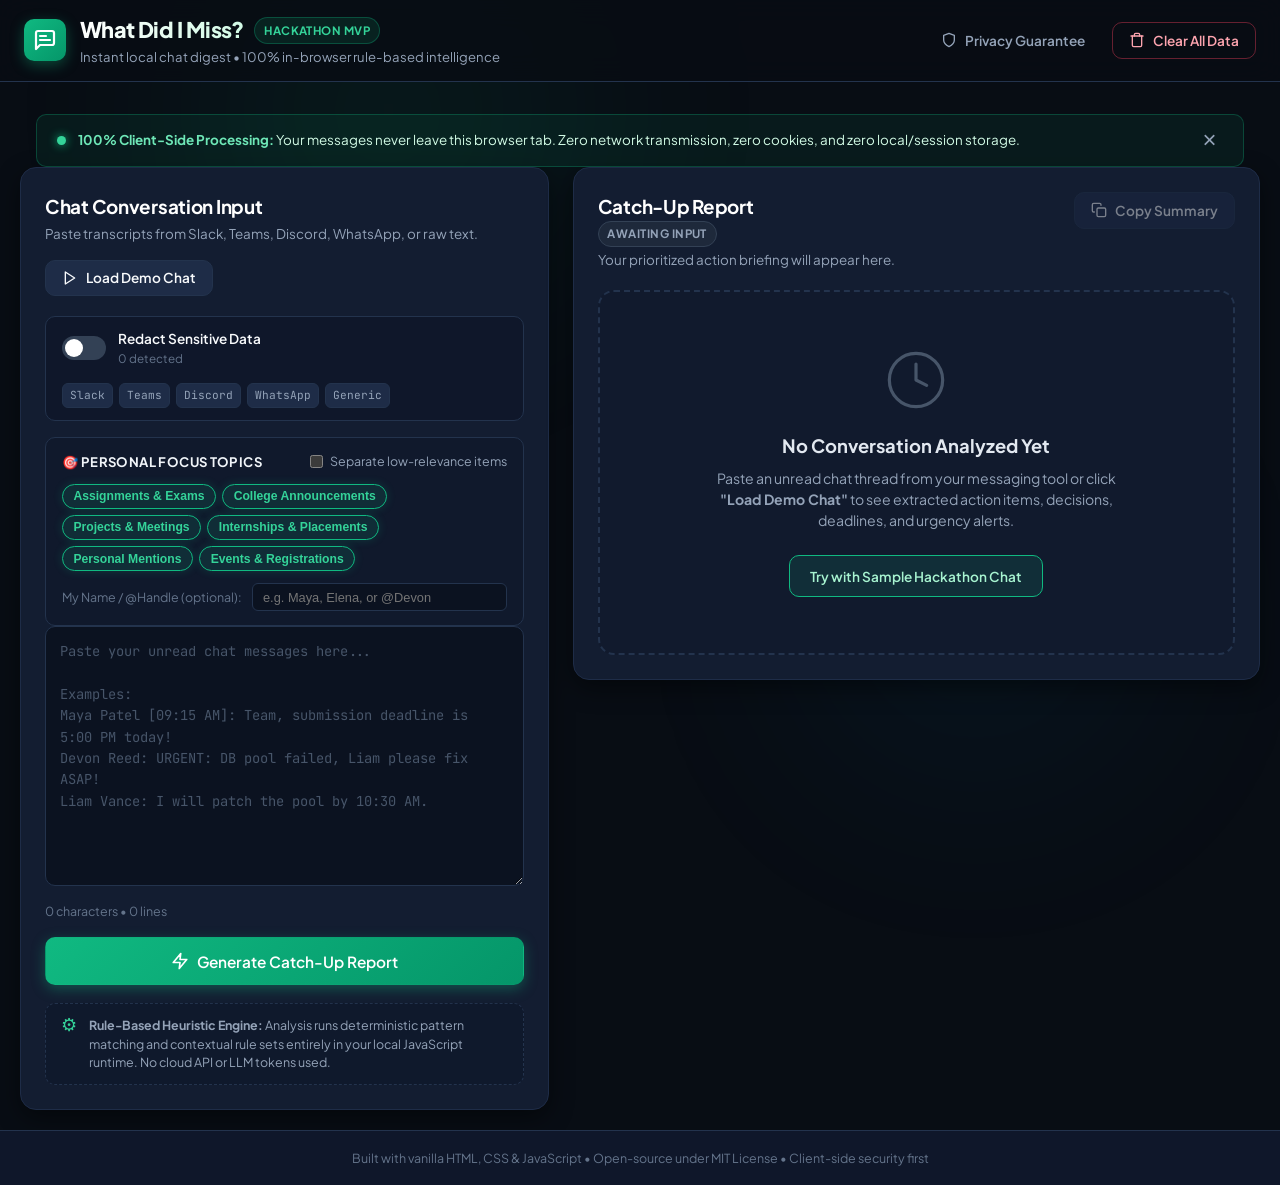
<file: index.html>
<!DOCTYPE html>
<html lang="en">
<head>
  <meta charset="UTF-8">
  <meta name="viewport" content="width=device-width, initial-scale=1.0">
  <title>What Did I Miss? — Local & Private Chat Catch-Up Briefing</title>
  <meta name="description" content="A private, 100% in-browser rule-based chat catch-up analyzer. Extracts decisions, tasks, deadlines, and urgent alerts without external APIs or data storage.">
  <link rel="stylesheet" href="styles.css">
  <link rel="preconnect" href="https://fonts.googleapis.com">
  <link rel="preconnect" href="https://fonts.gstatic.com" crossorigin>
  <link href="https://fonts.googleapis.com/css2?family=Plus+Jakarta+Sans:wght@400;500;600;700;800&family=JetBrains+Mono:wght@400;500;600&display=swap" rel="stylesheet">
</head>
<body>
  <!-- Background Glow Accents -->
  <div class="bg-glow bg-glow-1" aria-hidden="true"></div>
  <div class="bg-glow bg-glow-2" aria-hidden="true"></div>

  <!-- Header -->
  <header class="app-header">
    <div class="header-container">
      <div class="brand">
        <div class="brand-icon" aria-hidden="true">
          <svg width="24" height="24" viewBox="0 0 24 24" fill="none" stroke="currentColor" stroke-width="2.2" stroke-linecap="round" stroke-linejoin="round">
            <path d="M21 15a2 2 0 0 1-2 2H7l-4 4V5a2 2 0 0 1 2-2h14a2 2 0 0 1 2 2z"></path>
            <path d="M13 8H7"></path>
            <path d="M17 12H7"></path>
          </svg>
        </div>
        <div>
          <div class="brand-title-wrap">
            <h1 class="brand-title">What Did I Miss?</h1>
            <span class="badge badge-emerald">Hackathon MVP</span>
          </div>
          <p class="brand-subtitle">Instant local chat digest &bull; 100% in-browser rule-based intelligence</p>
        </div>
      </div>

      <div class="header-actions">
        <button id="privacyInfoBtn" class="btn btn-subtle" title="Learn how your data remains private">
          <svg width="16" height="16" viewBox="0 0 24 24" fill="none" stroke="currentColor" stroke-width="2" stroke-linecap="round" stroke-linejoin="round" aria-hidden="true">
            <path d="M12 22s8-4 8-10V5l-8-3-8 3v7c0 6 8 10 8 10z"></path>
          </svg>
          <span>Privacy Guarantee</span>
        </button>
        <button id="clearAllBtn" class="btn btn-outline-danger" title="Clear all input, output and in-memory data">
          <svg width="16" height="16" viewBox="0 0 24 24" fill="none" stroke="currentColor" stroke-width="2" stroke-linecap="round" stroke-linejoin="round" aria-hidden="true">
            <path d="M3 6h18"></path>
            <path d="M19 6v14a2 2 0 0 1-2 2H7a2 2 0 0 1-2-2V6m3 0V4a2 2 0 0 1 2-2h4a2 2 0 0 1 2 2v2"></path>
          </svg>
          <span>Clear All Data</span>
        </button>
      </div>
    </div>
  </header>

  <!-- Main Container -->
  <main class="main-layout">
    <!-- Privacy Notification Pill Bar -->
    <aside class="privacy-strip" role="region" aria-label="Privacy status notice">
      <div class="privacy-strip-content">
        <span class="privacy-indicator" aria-hidden="true"></span>
        <p class="privacy-strip-text">
          <strong>100% Client-Side Processing:</strong> Your messages never leave this browser tab. Zero network transmission, zero cookies, and zero local/session storage.
        </p>
      </div>
      <button id="dismissPrivacyBannerBtn" class="icon-close-btn" aria-label="Dismiss banner">&times;</button>
    </aside>

    <div class="app-grid">
      <!-- Left Column: Input and Controls -->
      <section class="card input-card" aria-labelledby="inputSectionTitle">
        <div class="card-header">
          <div>
            <h2 id="inputSectionTitle" class="card-title">Chat Conversation Input</h2>
            <p class="card-desc">Paste transcripts from Slack, Teams, Discord, WhatsApp, or raw text.</p>
          </div>
          <button id="loadDemoBtn" class="btn btn-secondary" title="Load fictional hackathon team conversation">
            <svg width="16" height="16" viewBox="0 0 24 24" fill="none" stroke="currentColor" stroke-width="2" stroke-linecap="round" stroke-linejoin="round" aria-hidden="true">
              <polygon points="5 3 19 12 5 21 5 3"></polygon>
            </svg>
            <span>Load Demo Chat</span>
          </button>
        </div>

        <!-- Privacy & Redaction Toolbar -->
        <div class="toolbar-box">
          <div class="redaction-control">
            <label class="switch-wrap" for="redactToggle">
              <input type="checkbox" id="redactToggle">
              <span class="slider"></span>
            </label>
            <div class="switch-label-group">
              <span class="switch-title">Redact Sensitive Data</span>
              <span class="switch-sub" id="sensitiveDetectionCount">0 detected</span>
            </div>
          </div>
          <div class="format-badges" aria-label="Supported chat formats">
            <span class="format-tag" title="Works with Slack copy-paste">Slack</span>
            <span class="format-tag" title="Works with Microsoft Teams">Teams</span>
            <span class="format-tag" title="Works with Discord exports">Discord</span>
            <span class="format-tag" title="Works with WhatsApp chats">WhatsApp</span>
            <span class="format-tag" title="Works with [Name]: Message">Generic</span>
          </div>
        </div>

        <!-- Personal Relevance & Focus Topics Toolbar -->
        <div class="relevance-config-box">
          <div class="relevance-config-header">
            <span class="relevance-config-title">🎯 Personal Focus Topics</span>
            <label class="checkbox-label" for="separateLowRelevanceToggle">
              <input type="checkbox" id="separateLowRelevanceToggle">
              <span>Separate low-relevance items</span>
            </label>
          </div>
          <div class="topic-chips" role="group" aria-label="Select topics you care about">
            <button type="button" class="topic-chip active" data-topic="assignments">Assignments &amp; Exams</button>
            <button type="button" class="topic-chip active" data-topic="college">College Announcements</button>
            <button type="button" class="topic-chip active" data-topic="projects">Projects &amp; Meetings</button>
            <button type="button" class="topic-chip active" data-topic="internships">Internships &amp; Placements</button>
            <button type="button" class="topic-chip active" data-topic="personal">Personal Mentions</button>
            <button type="button" class="topic-chip active" data-topic="events">Events &amp; Registrations</button>
          </div>
          <div class="handle-input-wrap">
            <label for="userHandleInput" class="handle-label">My Name / @Handle (optional):</label>
            <input type="text" id="userHandleInput" class="handle-input" placeholder="e.g. Maya, Elena, or @Devon">
          </div>
        </div>

        <!-- Textarea with Live Counter -->
        <div class="textarea-wrapper">
          <label for="chatInput" class="sr-only">Chat Transcript Input</label>
          <textarea
            id="chatInput"
            placeholder="Paste your unread chat messages here...&#10;&#10;Examples:&#10;Maya Patel [09:15 AM]: Team, submission deadline is 5:00 PM today!&#10;Devon Reed: URGENT: DB pool failed, Liam please fix ASAP!&#10;Liam Vance: I will patch the pool by 10:30 AM."
            spellcheck="false"
          ></textarea>
        </div>

        <div class="input-stats-bar">
          <div class="stats-counter">
            <span id="charCount">0 characters</span> &bull; 
            <span id="lineCount">0 lines</span>
          </div>
          <div id="inputNotice" class="input-notice" aria-live="polite"></div>
        </div>

        <!-- Action Bar -->
        <div class="action-footer">
          <button id="analyzeBtn" class="btn btn-primary btn-large">
            <svg width="18" height="18" viewBox="0 0 24 24" fill="none" stroke="currentColor" stroke-width="2.2" stroke-linecap="round" stroke-linejoin="round" aria-hidden="true">
              <path d="M13 2L3 14h9l-1 8 10-12h-9l1-8z"></path>
            </svg>
            <span>Generate Catch-Up Report</span>
          </button>
        </div>

        <!-- Engine Transparency Note -->
        <div class="engine-badge-box">
          <div class="engine-badge-icon" aria-hidden="true">&#9881;</div>
          <div class="engine-badge-text">
            <strong>Rule-Based Heuristic Engine:</strong> Analysis runs deterministic pattern matching and contextual rule sets entirely in your local JavaScript runtime. No cloud API or LLM tokens used.
          </div>
        </div>
      </section>

      <!-- Right Column: Catch-Up Report Output -->
      <section class="card output-card" aria-labelledby="reportSectionTitle">
        <div class="card-header report-header">
          <div>
            <div class="report-title-row">
              <h2 id="reportSectionTitle" class="card-title">Catch-Up Report</h2>
              <span id="reportStatusBadge" class="badge badge-muted">Awaiting Input</span>
            </div>
            <p id="reportSubtitle" class="card-desc">Your prioritized action briefing will appear here.</p>
          </div>
          <div class="report-header-buttons">
            <button id="copySummaryBtn" class="btn btn-secondary" disabled title="Copy formatted Markdown catch-up summary to clipboard">
              <svg width="16" height="16" viewBox="0 0 24 24" fill="none" stroke="currentColor" stroke-width="2" stroke-linecap="round" stroke-linejoin="round" aria-hidden="true">
                <rect x="9" y="9" width="13" height="13" rx="2" ry="2"></rect>
                <path d="M5 15H4a2 2 0 0 1-2-2V4a2 2 0 0 1 2-2h9a2 2 0 0 1 2 2v1"></path>
              </svg>
              <span>Copy Summary</span>
            </button>
          </div>
        </div>

        <!-- Empty State View -->
        <div id="emptyState" class="empty-state">
          <div class="empty-state-graphic" aria-hidden="true">
            <svg width="64" height="64" viewBox="0 0 24 24" fill="none" stroke="currentColor" stroke-width="1.2" stroke-linecap="round" stroke-linejoin="round">
              <circle cx="12" cy="12" r="10"></circle>
              <polyline points="12 6 12 12 16 14"></polyline>
            </svg>
          </div>
          <h3 class="empty-state-title">No Conversation Analyzed Yet</h3>
          <p class="empty-state-text">
            Paste an unread chat thread from your messaging tool or click <strong>"Load Demo Chat"</strong> to see extracted action items, decisions, deadlines, and urgency alerts.
          </p>
          <button id="emptyStateDemoBtn" class="btn btn-emerald-outline">
            Try with Sample Hackathon Chat
          </button>
        </div>

        <!-- Active Report View (Initially Hidden) -->
        <div id="reportContainer" class="report-container hidden">
          <!-- KPI Metrics Row -->
          <div class="metrics-grid" id="metricsGrid" aria-label="Catch-up overview metrics">
            <!-- Dynamically populated safely via textContent -->
          </div>

          <!-- Section: Spam & Scam Shield -->
          <section class="report-section" id="shieldSection" aria-labelledby="shieldSectionTitle">
            <div class="section-title-wrap">
              <div class="section-icon-badge icon-shield" aria-hidden="true">🛡️</div>
              <div class="section-title-group">
                <h3 id="shieldSectionTitle" class="section-title">Spam &amp; Scam Shield</h3>
                <span class="section-sub-desc">100% in-browser heuristic risk evaluation &bull; Explainable signal breakdown</span>
              </div>
              <span id="shieldCountBadge" class="count-pill pill-neutral">0</span>
            </div>
            <div class="shield-disclaimer-banner">
              <span class="info-icon" aria-hidden="true">ℹ️</span>
              <p>
                <strong>Heuristic Risk Indicator:</strong> Scores reflect heuristic pattern weights, not verified proof of fraud. Unknown sender identity alone is never treated as spam. Offline analysis cannot perform live DNS or domain reputation lookups.
              </p>
            </div>
            <div id="shieldList" class="cards-list"></div>
          </section>

          <!-- Section: Urgent & Blockers -->
          <section class="report-section" id="urgentSection" aria-labelledby="urgentSectionTitle">
            <div class="section-title-wrap">
              <div class="section-icon-badge icon-urgent" aria-hidden="true">🚨</div>
              <h3 id="urgentSectionTitle" class="section-title">Urgent Alerts &amp; Blockers</h3>
              <span id="urgentCountBadge" class="count-pill pill-urgent">0</span>
            </div>
            <div id="urgentList" class="cards-list"></div>
          </section>

          <!-- Section: Decisions -->
          <section class="report-section" id="decisionsSection" aria-labelledby="decisionsSectionTitle">
            <div class="section-title-wrap">
              <div class="section-icon-badge icon-decision" aria-hidden="true">⚖️</div>
              <h3 id="decisionsSectionTitle" class="section-title">Decisions Made</h3>
              <span id="decisionsCountBadge" class="count-pill pill-decision">0</span>
            </div>
            <div id="decisionsList" class="cards-list"></div>
          </section>

          <!-- Section: Action Items & Tasks -->
          <section class="report-section" id="tasksSection" aria-labelledby="tasksSectionTitle">
            <div class="section-title-wrap">
              <div class="section-icon-badge icon-task" aria-hidden="true">✅</div>
              <h3 id="tasksSectionTitle" class="section-title">Action Items &amp; Tasks</h3>
              <span id="tasksCountBadge" class="count-pill pill-task">0</span>
            </div>
            <div id="tasksList" class="cards-list"></div>
          </section>

          <!-- Section: Deadlines & Temporal Dates -->
          <section class="report-section" id="deadlinesSection" aria-labelledby="deadlinesSectionTitle">
            <div class="section-title-wrap">
              <div class="section-icon-badge icon-deadline" aria-hidden="true">⏰</div>
              <h3 id="deadlinesSectionTitle" class="section-title">Deadlines &amp; Target Times</h3>
              <span id="deadlinesCountBadge" class="count-pill pill-deadline">0</span>
            </div>
            <div id="deadlinesList" class="cards-list"></div>
          </section>

          <!-- Section: Key Highlights & Discussion Updates -->
          <section class="report-section" id="highlightsSection" aria-labelledby="highlightsSectionTitle">
            <div class="section-title-wrap">
              <div class="section-icon-badge icon-highlight" aria-hidden="true">💡</div>
              <h3 id="highlightsSectionTitle" class="section-title">Discussion Highlights &amp; Updates</h3>
              <span id="highlightsCountBadge" class="count-pill pill-highlight">0</span>
            </div>
            <div id="highlightsList" class="cards-list"></div>
          </section>

          <!-- Section: Deprioritized / Low Relevance Items -->
          <section class="report-section hidden" id="deprioritizedSection" aria-labelledby="deprioritizedSectionTitle">
            <div class="section-title-wrap">
              <div class="section-icon-badge icon-deprioritized" aria-hidden="true">📁</div>
              <div class="section-title-group">
                <h3 id="deprioritizedSectionTitle" class="section-title">Deprioritized / Low Relevance Items</h3>
                <span class="section-sub-desc">Messages matching unselected topics &bull; Preserved with source citations</span>
              </div>
              <span id="deprioritizedCountBadge" class="count-pill pill-neutral">0</span>
            </div>
            <div id="deprioritizedList" class="cards-list"></div>
          </section>

          <!-- Section: Participant Directory -->
          <section class="report-section" id="participantsSection" aria-labelledby="participantsSectionTitle">
            <div class="section-title-wrap">
              <div class="section-icon-badge icon-participant" aria-hidden="true">👥</div>
              <h3 id="participantsSectionTitle" class="section-title">Active Participants</h3>
              <span id="participantsCountBadge" class="count-pill pill-participant">0</span>
            </div>
            <div id="participantsList" class="participants-grid"></div>
          </section>
        </div>
      </section>
    </div>
  </main>

  <!-- Privacy Modal Dialog -->
  <div id="privacyModal" class="modal-backdrop hidden" role="dialog" aria-modal="true" aria-labelledby="privacyModalTitle">
    <div class="modal-content">
      <div class="modal-header">
        <div class="modal-title-wrap">
          <div class="modal-badge-icon" aria-hidden="true">🔒</div>
          <h2 id="privacyModalTitle" class="modal-title">Privacy &amp; Security Architecture</h2>
        </div>
        <button id="closePrivacyModalBtn" class="icon-close-btn" aria-label="Close dialog">&times;</button>
      </div>
      <div class="modal-body">
        <div class="privacy-guarantee-card">
          <h4>Guaranteed Local &amp; Private</h4>
          <p>
            &ldquo;What Did I Miss?&rdquo; was designed from the ground up for strict security in enterprise and academic settings where chat transcripts often contain confidential roadmaps, credentials, personal contact info, and internal discussions.
          </p>
        </div>

        <ul class="privacy-points-list">
          <li>
            <div class="point-icon" aria-hidden="true">🛡️</div>
            <div>
              <strong>Zero External Network Calls:</strong> No backend server, no cloud analytics, and no third-party APIs. You can disconnect your Wi-Fi or check browser DevTools Network tab — zero requests are made.
            </div>
          </li>
          <li>
            <div class="point-icon" aria-hidden="true">🧠</div>
            <div>
              <strong>Zero Persistent Storage:</strong> Messages are held only in ephemeral memory (JavaScript variables) during your active browser tab session. We never write to <code>localStorage</code>, <code>sessionStorage</code>, or <code>cookies</code>.
            </div>
          </li>
          <li>
            <div class="point-icon" aria-hidden="true">⚡</div>
            <div>
              <strong>Pure Rule-Based NLP:</strong> Everything is parsed using deterministic regular expressions, grammar state machines, and keyword heuristics. We do not transmit text to external LLM providers.
            </div>
          </li>
          <li>
            <div class="point-icon" aria-hidden="true">🧼</div>
            <div>
              <strong>Untrusted Input Sanitization:</strong> All chat content is rendered exclusively through safe DOM text APIs (<code>Node.textContent</code> / <code>document.createTextNode</code>) to completely eliminate Cross-Site Scripting (XSS).
            </div>
          </li>
          <li>
            <div class="point-icon" aria-hidden="true">🎭</div>
            <div>
              <strong>Optional On-the-Fly PII Redaction:</strong> Built-in detection masks emails and phone numbers with a single click before you copy or share summaries.
            </div>
          </li>
        </ul>
      </div>
      <div class="modal-footer">
        <button id="dismissModalBtn" class="btn btn-primary">Understood</button>
      </div>
    </div>
  </div>

  <!-- Toast Notification Container -->
  <div id="toastContainer" class="toast-container" aria-live="polite" aria-atomic="true"></div>

  <!-- Footer -->
  <footer class="app-footer">
    <div class="footer-container">
      <p>
        Built with vanilla HTML, CSS &amp; JavaScript &bull; Open-source under MIT License &bull; Client-side security first
      </p>
    </div>
  </footer>

  <script src="script.js"></script>
</body>
</html>
</file>
<file: styles.css>
/* ==========================================================================
   What Did I Miss? — Premium Dark & Emerald Styling
   ========================================================================== */

:root {
  --bg-primary: #080d14;
  --bg-secondary: #0f172a;
  --bg-card: #131d31;
  --bg-card-hover: #17243c;
  --bg-elevated: #1e2c47;
  --bg-input: #0b1220;

  --border-subtle: #23334d;
  --border-focus: #10b981;
  --border-card: #1e2c47;

  --accent-emerald: #10b981;
  --accent-emerald-light: #34d399;
  --accent-emerald-dark: #059669;
  --accent-emerald-glow: rgba(16, 185, 129, 0.22);
  --accent-emerald-soft: rgba(16, 185, 129, 0.12);

  --accent-urgent: #f43f5e;
  --accent-urgent-bg: rgba(244, 63, 94, 0.12);
  --accent-urgent-border: rgba(244, 63, 94, 0.3);

  --accent-decision: #10b981;
  --accent-decision-bg: rgba(16, 185, 129, 0.12);
  --accent-decision-border: rgba(16, 185, 129, 0.3);

  --accent-task: #38bdf8;
  --accent-task-bg: rgba(56, 189, 248, 0.12);
  --accent-task-border: rgba(56, 189, 248, 0.3);

  --accent-deadline: #fbbf24;
  --accent-deadline-bg: rgba(251, 191, 36, 0.12);
  --accent-deadline-border: rgba(251, 191, 36, 0.3);

  --accent-highlight: #a78bfa;
  --accent-highlight-bg: rgba(167, 139, 250, 0.12);
  --accent-highlight-border: rgba(167, 139, 250, 0.3);

  --text-main: #f8fafc;
  --text-secondary: #94a3b8;
  --text-muted: #64748b;
  --text-on-emerald: #022c22;

  --font-sans: 'Plus Jakarta Sans', -apple-system, BlinkMacSystemFont, 'Segoe UI', Roboto, Helvetica, Arial, sans-serif;
  --font-mono: 'JetBrains Mono', 'Fira Code', Menlo, Consolas, monospace;

  --shadow-sm: 0 2px 8px rgba(0, 0, 0, 0.3);
  --shadow-md: 0 8px 24px rgba(0, 0, 0, 0.45);
  --shadow-lg: 0 16px 36px rgba(0, 0, 0, 0.6);
  --shadow-emerald: 0 0 24px rgba(16, 185, 129, 0.25);

  --radius-sm: 6px;
  --radius-md: 10px;
  --radius-lg: 16px;
  --radius-xl: 22px;
  --radius-full: 9999px;

  --transition-fast: 0.15s ease;
  --transition-normal: 0.25s ease;
}

/* CSS Reset & Basics */
*, *::before, *::after {
  box-sizing: border-box;
  margin: 0;
  padding: 0;
}

html {
  font-size: 16px;
  scroll-behavior: smooth;
  color-scheme: dark;
}

body {
  font-family: var(--font-sans);
  background-color: var(--bg-primary);
  color: var(--text-main);
  line-height: 1.5;
  min-height: 100vh;
  position: relative;
  overflow-x: hidden;
  display: flex;
  flex-direction: column;
}

/* Accessibility */
.sr-only {
  position: absolute;
  width: 1px;
  height: 1px;
  padding: 0;
  margin: -1px;
  overflow: hidden;
  clip: rect(0, 0, 0, 0);
  white-space: nowrap;
  border-width: 0;
}

:focus-visible {
  outline: 2px solid var(--accent-emerald-light);
  outline-offset: 2px;
}

/* Background Ambient Glows */
.bg-glow {
  position: fixed;
  border-radius: 50%;
  pointer-events: none;
  z-index: 0;
  filter: blur(120px);
  opacity: 0.4;
}

.bg-glow-1 {
  width: 520px;
  height: 520px;
  top: -150px;
  left: 10%;
  background: radial-gradient(circle, rgba(16, 185, 129, 0.35) 0%, rgba(16, 185, 129, 0) 70%);
}

.bg-glow-2 {
  width: 480px;
  height: 480px;
  bottom: 5%;
  right: 5%;
  background: radial-gradient(circle, rgba(14, 165, 233, 0.25) 0%, rgba(14, 165, 233, 0) 70%);
}

/* Header */
.app-header {
  position: sticky;
  top: 0;
  z-index: 40;
  background-color: rgba(8, 13, 20, 0.88);
  backdrop-filter: blur(14px);
  -webkit-backdrop-filter: blur(14px);
  border-bottom: 1px solid var(--border-subtle);
  padding: 0.9rem 1.5rem;
}

.header-container {
  max-width: 1440px;
  margin: 0 auto;
  display: flex;
  align-items: center;
  justify-content: space-between;
  gap: 1.25rem;
  flex-wrap: wrap;
}

.brand {
  display: flex;
  align-items: center;
  gap: 0.85rem;
}

.brand-icon {
  width: 42px;
  height: 42px;
  background: linear-gradient(135deg, var(--accent-emerald) 0%, var(--accent-emerald-dark) 100%);
  color: #ffffff;
  display: flex;
  align-items: center;
  justify-content: center;
  border-radius: var(--radius-md);
  box-shadow: 0 4px 14px rgba(16, 185, 129, 0.35);
  flex-shrink: 0;
}

.brand-title-wrap {
  display: flex;
  align-items: center;
  gap: 0.65rem;
  flex-wrap: wrap;
}

.brand-title {
  font-size: 1.35rem;
  font-weight: 800;
  letter-spacing: -0.025em;
  background: linear-gradient(to right, #ffffff, #d1fae5);
  -webkit-background-clip: text;
  background-clip: text;
  -webkit-text-fill-color: transparent;
}

.brand-subtitle {
  font-size: 0.82rem;
  color: var(--text-secondary);
}

.header-actions {
  display: flex;
  align-items: center;
  gap: 0.65rem;
}

/* Privacy Notification Strip */
.privacy-strip {
  max-width: 1440px;
  margin: 0.75rem auto 0;
  padding: 0.65rem 1.25rem;
  width: calc(100% - 2rem);
  background: rgba(16, 185, 129, 0.08);
  border: 1px solid rgba(16, 185, 129, 0.28);
  border-radius: var(--radius-md);
  display: flex;
  align-items: center;
  justify-content: space-between;
  gap: 1rem;
  z-index: 10;
  position: relative;
  transition: opacity var(--transition-normal);
}

.privacy-strip-content {
  display: flex;
  align-items: center;
  gap: 0.75rem;
}

.privacy-indicator {
  width: 9px;
  height: 9px;
  background-color: var(--accent-emerald-light);
  border-radius: 50%;
  box-shadow: 0 0 10px var(--accent-emerald);
  flex-shrink: 0;
  animation: pulse-dot 2s infinite ease-in-out;
}

@keyframes pulse-dot {
  0%, 100% { opacity: 1; transform: scale(1); }
  50% { opacity: 0.6; transform: scale(0.85); }
}

.privacy-strip-text {
  font-size: 0.84rem;
  color: #d1fae5;
  line-height: 1.4;
}

.privacy-strip-text strong {
  color: #6ee7b7;
}

/* Layout */
.main-layout {
  flex: 1;
  max-width: 1440px;
  margin: 0 auto;
  padding: 1.25rem;
  width: 100%;
  position: relative;
  z-index: 10;
}

.app-grid {
  display: grid;
  grid-template-columns: 1fr 1.3fr;
  gap: 1.5rem;
  align-items: start;
}

@media (max-width: 1024px) {
  .app-grid {
    grid-template-columns: 1fr;
  }
}

/* Card Common */
.card {
  background: var(--bg-card);
  border: 1px solid var(--border-card);
  border-radius: var(--radius-lg);
  padding: 1.5rem;
  box-shadow: var(--shadow-md);
  position: relative;
  transition: border-color var(--transition-normal);
}

.card:hover {
  border-color: rgba(16, 185, 129, 0.25);
}

.card-header {
  display: flex;
  justify-content: space-between;
  align-items: flex-start;
  gap: 1rem;
  margin-bottom: 1.25rem;
  flex-wrap: wrap;
}

.card-title {
  font-size: 1.18rem;
  font-weight: 700;
  color: #ffffff;
  letter-spacing: -0.015em;
}

.card-desc {
  font-size: 0.84rem;
  color: var(--text-secondary);
  margin-top: 0.2rem;
}

/* Toolbar & Redaction */
.toolbar-box {
  background: var(--bg-secondary);
  border: 1px solid var(--border-subtle);
  border-radius: var(--radius-md);
  padding: 0.75rem 1rem;
  margin-bottom: 1rem;
  display: flex;
  align-items: center;
  justify-content: space-between;
  gap: 1rem;
  flex-wrap: wrap;
}

.redaction-control {
  display: flex;
  align-items: center;
  gap: 0.75rem;
}

.switch-wrap {
  position: relative;
  display: inline-block;
  width: 44px;
  height: 24px;
  flex-shrink: 0;
}

.switch-wrap input {
  opacity: 0;
  width: 0;
  height: 0;
}

.slider {
  position: absolute;
  cursor: pointer;
  top: 0; left: 0; right: 0; bottom: 0;
  background-color: #334155;
  transition: 0.25s;
  border-radius: var(--radius-full);
}

.slider:before {
  position: absolute;
  content: "";
  height: 18px;
  width: 18px;
  left: 3px;
  bottom: 3px;
  background-color: #ffffff;
  transition: 0.25s;
  border-radius: 50%;
}

input:checked + .slider {
  background-color: var(--accent-emerald);
}

input:focus-visible + .slider {
  box-shadow: 0 0 1px var(--accent-emerald);
}

input:checked + .slider:before {
  transform: translateX(20px);
}

.switch-label-group {
  display: flex;
  flex-direction: column;
}

.switch-title {
  font-size: 0.85rem;
  font-weight: 600;
  color: var(--text-main);
}

.switch-sub {
  font-size: 0.73rem;
  color: var(--text-muted);
}

.format-badges {
  display: flex;
  gap: 0.35rem;
  flex-wrap: wrap;
}

.format-tag {
  font-size: 0.7rem;
  font-family: var(--font-mono);
  background: var(--bg-elevated);
  color: var(--text-secondary);
  border: 1px solid var(--border-subtle);
  border-radius: var(--radius-sm);
  padding: 0.2rem 0.45rem;
}

/* Textarea */
.textarea-wrapper {
  position: relative;
  margin-bottom: 0.65rem;
}

textarea#chatInput {
  width: 100%;
  min-height: 260px;
  max-height: 520px;
  background-color: var(--bg-input);
  border: 1px solid var(--border-subtle);
  border-radius: var(--radius-md);
  color: var(--text-main);
  font-family: var(--font-mono);
  font-size: 0.86rem;
  line-height: 1.55;
  padding: 0.9rem;
  resize: vertical;
  transition: border-color var(--transition-fast), box-shadow var(--transition-fast);
}

textarea#chatInput:focus {
  outline: none;
  border-color: var(--accent-emerald);
  box-shadow: 0 0 0 3px var(--accent-emerald-soft);
}

textarea#chatInput::placeholder {
  color: #475569;
}

.input-stats-bar {
  display: flex;
  justify-content: space-between;
  align-items: center;
  font-size: 0.78rem;
  color: var(--text-muted);
  margin-bottom: 1rem;
}

.input-notice {
  font-size: 0.78rem;
  color: var(--accent-deadline);
}

.action-footer {
  display: flex;
  gap: 0.75rem;
}

.engine-badge-box {
  margin-top: 1.1rem;
  padding: 0.75rem 0.95rem;
  background: rgba(15, 23, 42, 0.65);
  border: 1px dashed var(--border-subtle);
  border-radius: var(--radius-md);
  display: flex;
  align-items: flex-start;
  gap: 0.75rem;
  font-size: 0.78rem;
  color: var(--text-secondary);
}

.engine-badge-icon {
  font-size: 1.1rem;
  line-height: 1;
  color: var(--accent-emerald-light);
  flex-shrink: 0;
}

/* Buttons */
.btn {
  display: inline-flex;
  align-items: center;
  justify-content: center;
  gap: 0.5rem;
  padding: 0.55rem 1rem;
  font-family: var(--font-sans);
  font-size: 0.85rem;
  font-weight: 600;
  border-radius: var(--radius-md);
  border: 1px solid transparent;
  cursor: pointer;
  transition: all var(--transition-fast);
  text-decoration: none;
  white-space: nowrap;
}

.btn-large {
  width: 100%;
  padding: 0.85rem 1.4rem;
  font-size: 0.96rem;
}

.btn-primary {
  background: linear-gradient(135deg, var(--accent-emerald) 0%, var(--accent-emerald-dark) 100%);
  color: #ffffff;
  box-shadow: 0 4px 14px rgba(16, 185, 129, 0.35);
}

.btn-primary:hover:not(:disabled) {
  background: linear-gradient(135deg, var(--accent-emerald-light) 0%, var(--accent-emerald) 100%);
  box-shadow: 0 6px 20px rgba(16, 185, 129, 0.45);
  transform: translateY(-1px);
}

.btn-secondary {
  background: var(--bg-elevated);
  border-color: var(--border-subtle);
  color: var(--text-main);
}

.btn-secondary:hover:not(:disabled) {
  background: #27385a;
  border-color: #3b5078;
}

.btn-subtle {
  background: transparent;
  color: var(--text-secondary);
  border-color: transparent;
}

.btn-subtle:hover {
  background: var(--bg-elevated);
  color: #ffffff;
}

.btn-outline-danger {
  background: transparent;
  border-color: rgba(244, 63, 94, 0.4);
  color: #fda4af;
}

.btn-outline-danger:hover {
  background: var(--accent-urgent-bg);
  border-color: var(--accent-urgent);
  color: #ffffff;
}

.btn-emerald-outline {
  background: var(--accent-emerald-soft);
  border-color: var(--accent-emerald);
  color: #a7f3d0;
  padding: 0.7rem 1.25rem;
}

.btn-emerald-outline:hover {
  background: var(--accent-emerald);
  color: #ffffff;
}

.btn:disabled {
  opacity: 0.45;
  cursor: not-allowed;
  transform: none !important;
}

.icon-close-btn {
  background: none;
  border: none;
  color: var(--text-secondary);
  font-size: 1.5rem;
  line-height: 1;
  cursor: pointer;
  padding: 0.2rem 0.4rem;
  border-radius: var(--radius-sm);
}

.icon-close-btn:hover {
  color: #ffffff;
  background: rgba(255, 255, 255, 0.1);
}

/* Badges */
.badge {
  font-size: 0.72rem;
  font-weight: 700;
  text-transform: uppercase;
  letter-spacing: 0.04em;
  padding: 0.22rem 0.55rem;
  border-radius: var(--radius-full);
  display: inline-flex;
  align-items: center;
  gap: 0.35rem;
}

.badge-emerald {
  background: var(--accent-emerald-soft);
  color: #34d399;
  border: 1px solid rgba(16, 185, 129, 0.3);
}

.badge-muted {
  background: #1e293b;
  color: #94a3b8;
  border: 1px solid #334155;
}

.badge-live {
  background: rgba(16, 185, 129, 0.15);
  color: #34d399;
  border: 1px solid var(--accent-emerald);
}

.count-pill {
  font-size: 0.73rem;
  font-weight: 700;
  padding: 0.15rem 0.5rem;
  border-radius: var(--radius-full);
  margin-left: auto;
}

.pill-urgent { background: var(--accent-urgent-bg); color: var(--accent-urgent); border: 1px solid var(--accent-urgent-border); }
.pill-decision { background: var(--accent-decision-bg); color: var(--accent-decision); border: 1px solid var(--accent-decision-border); }
.pill-task { background: var(--accent-task-bg); color: var(--accent-task); border: 1px solid var(--accent-task-border); }
.pill-deadline { background: var(--accent-deadline-bg); color: var(--accent-deadline); border: 1px solid var(--accent-deadline-border); }
.pill-highlight { background: var(--accent-highlight-bg); color: var(--accent-highlight); border: 1px solid var(--accent-highlight-border); }
.pill-participant { background: rgba(148, 163, 184, 0.15); color: #cbd5e1; border: 1px solid #475569; }

/* Empty State */
.empty-state {
  text-align: center;
  padding: 3.5rem 1.5rem;
  border: 2px dashed var(--border-subtle);
  border-radius: var(--radius-lg);
  background: rgba(15, 23, 42, 0.4);
}

.empty-state-graphic {
  color: #475569;
  margin-bottom: 1.25rem;
  display: flex;
  justify-content: center;
}

.empty-state-title {
  font-size: 1.15rem;
  font-weight: 700;
  color: #e2e8f0;
  margin-bottom: 0.5rem;
}

.empty-state-text {
  font-size: 0.88rem;
  color: var(--text-secondary);
  max-width: 440px;
  margin: 0 auto 1.5rem;
}

/* Report Section & Container */
.report-container {
  display: flex;
  flex-direction: column;
  gap: 1.5rem;
}

.hidden {
  display: none !important;
}

/* Metrics Grid */
.metrics-grid {
  display: grid;
  grid-template-columns: repeat(auto-fit, minmax(130px, 1fr));
  gap: 0.75rem;
}

.metric-tile {
  background: var(--bg-secondary);
  border: 1px solid var(--border-subtle);
  border-radius: var(--radius-md);
  padding: 0.85rem 1rem;
  text-align: center;
  display: flex;
  flex-direction: column;
  gap: 0.2rem;
  transition: transform var(--transition-fast), border-color var(--transition-fast);
}

.metric-tile:hover {
  transform: translateY(-2px);
  border-color: rgba(16, 185, 129, 0.3);
}

.metric-val {
  font-size: 1.55rem;
  font-weight: 800;
  color: #ffffff;
  font-family: var(--font-mono);
}

.metric-label {
  font-size: 0.74rem;
  font-weight: 600;
  text-transform: uppercase;
  letter-spacing: 0.03em;
  color: var(--text-secondary);
}

.metric-tile.metric-urgent .metric-val { color: var(--accent-urgent); }
.metric-tile.metric-decision .metric-val { color: var(--accent-emerald-light); }
.metric-tile.metric-task .metric-val { color: var(--accent-task); }
.metric-tile.metric-deadline .metric-val { color: var(--accent-deadline); }

/* Report Section Header */
.report-section {
  background: var(--bg-secondary);
  border: 1px solid var(--border-subtle);
  border-radius: var(--radius-md);
  padding: 1.15rem;
}

.section-title-wrap {
  display: flex;
  align-items: center;
  gap: 0.65rem;
  margin-bottom: 0.95rem;
  padding-bottom: 0.65rem;
  border-bottom: 1px solid rgba(255, 255, 255, 0.05);
}

.section-icon-badge {
  font-size: 1.1rem;
}

.section-title {
  font-size: 0.96rem;
  font-weight: 700;
  color: #ffffff;
}

/* Cards List */
.cards-list {
  display: flex;
  flex-direction: column;
  gap: 0.75rem;
}

.item-card {
  background: var(--bg-card);
  border: 1px solid var(--border-card);
  border-radius: var(--radius-md);
  padding: 0.85rem 1rem;
  display: flex;
  flex-direction: column;
  gap: 0.6rem;
  transition: all var(--transition-fast);
}

.item-card:hover {
  border-color: rgba(255, 255, 255, 0.12);
  background: var(--bg-card-hover);
}

.item-card-urgent {
  border-left: 3px solid var(--accent-urgent);
  background: rgba(244, 63, 94, 0.04);
}

.item-card-decision {
  border-left: 3px solid var(--accent-decision);
  background: rgba(16, 185, 129, 0.04);
}

.item-card-task {
  border-left: 3px solid var(--accent-task);
  background: rgba(56, 189, 248, 0.04);
}

.item-card-deadline {
  border-left: 3px solid var(--accent-deadline);
  background: rgba(251, 191, 36, 0.04);
}

.item-card-highlight {
  border-left: 3px solid var(--accent-highlight);
  background: rgba(167, 139, 250, 0.04);
}

.item-main-row {
  display: flex;
  align-items: flex-start;
  justify-content: space-between;
  gap: 0.75rem;
}

.item-text {
  font-size: 0.88rem;
  color: #e2e8f0;
  line-height: 1.45;
  word-break: break-word;
}

.item-tag {
  font-size: 0.7rem;
  font-weight: 700;
  padding: 0.15rem 0.45rem;
  border-radius: var(--radius-sm);
  text-transform: uppercase;
  flex-shrink: 0;
}

.tag-urgent { background: var(--accent-urgent-bg); color: var(--accent-urgent); border: 1px solid var(--accent-urgent-border); }
.tag-decision { background: var(--accent-decision-bg); color: var(--accent-decision); border: 1px solid var(--accent-decision-border); }
.tag-task { background: var(--accent-task-bg); color: var(--accent-task); border: 1px solid var(--accent-task-border); }
.tag-deadline { background: var(--accent-deadline-bg); color: var(--accent-deadline); border: 1px solid var(--accent-deadline-border); }

.item-meta-row {
  display: flex;
  align-items: center;
  gap: 0.75rem;
  font-size: 0.76rem;
  color: var(--text-muted);
  flex-wrap: wrap;
}

.meta-assignee {
  background: rgba(56, 189, 248, 0.12);
  color: #7dd3fc;
  padding: 0.1rem 0.45rem;
  border-radius: var(--radius-sm);
  font-weight: 600;
}

.meta-due {
  background: rgba(251, 191, 36, 0.12);
  color: #fde047;
  padding: 0.1rem 0.45rem;
  border-radius: var(--radius-sm);
  font-weight: 600;
}

/* Citations & Traceability */
.citation-toggle-btn {
  background: rgba(255, 255, 255, 0.05);
  border: 1px solid var(--border-subtle);
  color: var(--text-secondary);
  font-size: 0.75rem;
  font-family: var(--font-sans);
  cursor: pointer;
  display: inline-flex;
  align-items: center;
  gap: 0.35rem;
  padding: 0.22rem 0.6rem;
  border-radius: var(--radius-sm);
  transition: all var(--transition-fast);
}

.citation-toggle-btn:hover {
  color: #ffffff;
  background: rgba(16, 185, 129, 0.12);
  border-color: var(--accent-emerald);
}

.citation-box {
  background: rgba(8, 13, 20, 0.85);
  border: 1px solid var(--border-subtle);
  border-left: 3px solid var(--accent-emerald);
  border-radius: var(--radius-sm);
  padding: 0.65rem 0.85rem;
  font-size: 0.8rem;
  margin-top: 0.5rem;
  display: block;
}

.citation-box.hidden {
  display: none !important;
}

.citation-header {
  display: flex;
  align-items: center;
  gap: 0.5rem;
  color: var(--accent-emerald-light);
  font-family: var(--font-mono);
  font-size: 0.74rem;
  margin-bottom: 0.35rem;
  flex-wrap: wrap;
}

.citation-quote {
  color: #cbd5e1;
  font-style: italic;
  line-height: 1.45;
  word-break: break-word;
  white-space: pre-wrap;
  background: rgba(15, 23, 42, 0.5);
  padding: 0.4rem 0.6rem;
  border-radius: 4px;
}

.redacted-entity {
  background: rgba(244, 63, 94, 0.2);
  color: #fda4af;
  padding: 0.05rem 0.3rem;
  border-radius: 3px;
  font-family: var(--font-mono);
  font-size: 0.76rem;
  border: 1px dashed rgba(244, 63, 94, 0.4);
}

/* Participants Grid */
.participants-grid {
  display: grid;
  grid-template-columns: repeat(auto-fill, minmax(180px, 1fr));
  gap: 0.65rem;
}

.participant-card {
  background: var(--bg-card);
  border: 1px solid var(--border-card);
  border-radius: var(--radius-md);
  padding: 0.65rem 0.85rem;
  display: flex;
  align-items: center;
  gap: 0.65rem;
}

.participant-avatar {
  width: 32px;
  height: 32px;
  border-radius: 50%;
  background: linear-gradient(135deg, #1e293b 0%, #334155 100%);
  border: 1px solid var(--border-subtle);
  display: flex;
  align-items: center;
  justify-content: center;
  font-size: 0.8rem;
  font-weight: 700;
  color: var(--accent-emerald-light);
  flex-shrink: 0;
}

.participant-info {
  overflow: hidden;
}

.participant-name {
  font-size: 0.83rem;
  font-weight: 600;
  color: #ffffff;
  white-space: nowrap;
  overflow: hidden;
  text-overflow: ellipsis;
}

.participant-count {
  font-size: 0.72rem;
  color: var(--text-muted);
}

.empty-section-notice {
  font-size: 0.82rem;
  color: var(--text-muted);
  font-style: italic;
  padding: 0.5rem 0.25rem;
}

/* Modal */
.modal-backdrop {
  position: fixed;
  top: 0; left: 0; right: 0; bottom: 0;
  background: rgba(4, 7, 12, 0.82);
  backdrop-filter: blur(8px);
  -webkit-backdrop-filter: blur(8px);
  z-index: 100;
  display: flex;
  align-items: center;
  justify-content: center;
  padding: 1.5rem;
}

.modal-content {
  background: var(--bg-card);
  border: 1px solid var(--border-card);
  border-radius: var(--radius-lg);
  max-width: 620px;
  width: 100%;
  box-shadow: var(--shadow-lg);
  animation: modal-enter 0.2s ease-out;
  overflow: hidden;
}

@keyframes modal-enter {
  from { opacity: 0; transform: scale(0.95) translateY(10px); }
  to { opacity: 1; transform: scale(1) translateY(0); }
}

.modal-header {
  padding: 1.25rem 1.5rem;
  border-bottom: 1px solid var(--border-subtle);
  display: flex;
  align-items: center;
  justify-content: space-between;
}

.modal-title-wrap {
  display: flex;
  align-items: center;
  gap: 0.65rem;
}

.modal-badge-icon {
  font-size: 1.25rem;
}

.modal-title {
  font-size: 1.15rem;
  font-weight: 700;
  color: #ffffff;
}

.modal-body {
  padding: 1.5rem;
  max-height: 70vh;
  overflow-y: auto;
  display: flex;
  flex-direction: column;
  gap: 1.2rem;
}

.privacy-guarantee-card {
  background: var(--accent-emerald-soft);
  border: 1px solid rgba(16, 185, 129, 0.3);
  border-radius: var(--radius-md);
  padding: 1rem;
}

.privacy-guarantee-card h4 {
  font-size: 0.95rem;
  color: #a7f3d0;
  margin-bottom: 0.35rem;
}

.privacy-guarantee-card p {
  font-size: 0.84rem;
  color: #e2e8f0;
  line-height: 1.45;
}

.privacy-points-list {
  list-style: none;
  display: flex;
  flex-direction: column;
  gap: 0.9rem;
}

.privacy-points-list li {
  display: flex;
  align-items: flex-start;
  gap: 0.85rem;
  font-size: 0.84rem;
  color: var(--text-secondary);
  line-height: 1.45;
}

.privacy-points-list li strong {
  color: #f1f5f9;
}

.privacy-points-list code {
  font-family: var(--font-mono);
  background: var(--bg-elevated);
  padding: 0.1rem 0.35rem;
  border-radius: 4px;
  color: var(--accent-emerald-light);
  font-size: 0.8rem;
}

.point-icon {
  font-size: 1.1rem;
  flex-shrink: 0;
  line-height: 1.2;
}

.modal-footer {
  padding: 1rem 1.5rem;
  border-top: 1px solid var(--border-subtle);
  display: flex;
  justify-content: flex-end;
  background: var(--bg-secondary);
}

/* Toast */
.toast-container {
  position: fixed;
  bottom: 1.5rem;
  right: 1.5rem;
  z-index: 120;
  display: flex;
  flex-direction: column;
  gap: 0.5rem;
  pointer-events: none;
}

.toast {
  background: var(--bg-card);
  border: 1px solid var(--accent-emerald);
  border-radius: var(--radius-md);
  padding: 0.75rem 1.15rem;
  box-shadow: 0 8px 24px rgba(0, 0, 0, 0.6), 0 0 16px rgba(16, 185, 129, 0.25);
  color: #ffffff;
  font-size: 0.86rem;
  font-weight: 500;
  display: flex;
  align-items: center;
  gap: 0.65rem;
  pointer-events: auto;
  animation: toast-in 0.25s ease-out;
  transition: opacity 0.2s, transform 0.2s;
}

.toast.toast-error {
  border-color: var(--accent-urgent);
  box-shadow: 0 8px 24px rgba(0, 0, 0, 0.6), 0 0 16px rgba(244, 63, 94, 0.25);
}

@keyframes toast-in {
  from { opacity: 0; transform: translateY(12px) scale(0.96); }
  to { opacity: 1; transform: translateY(0) scale(1); }
}

/* Footer */
.app-footer {
  margin-top: auto;
  border-top: 1px solid var(--border-subtle);
  background-color: var(--bg-secondary);
  padding: 1.1rem 1.5rem;
  text-align: center;
  position: relative;
  z-index: 10;
}

.footer-container p {
  font-size: 0.78rem;
  color: var(--text-muted);
}

/* Custom Scrollbar */
::-webkit-scrollbar {
  width: 8px;
  height: 8px;
}

::-webkit-scrollbar-track {
  background: var(--bg-primary);
}

::-webkit-scrollbar-thumb {
  background: #334155;
  border-radius: var(--radius-full);
}

::-webkit-scrollbar-thumb:hover {
  background: #475569;
}

/* ==========================================================================
   Personal Relevance & Focus Topics
   ========================================================================== */
.relevance-config-box {
  margin-top: 1rem;
  padding: 0.85rem 1rem;
  background: rgba(15, 23, 42, 0.7);
  border: 1px solid var(--border-subtle);
  border-radius: var(--radius-md);
}

.relevance-config-header {
  display: flex;
  align-items: center;
  justify-content: space-between;
  gap: 0.75rem;
  margin-bottom: 0.75rem;
  flex-wrap: wrap;
}

.relevance-config-title {
  font-size: 0.82rem;
  font-weight: 700;
  color: #f1f5f9;
  text-transform: uppercase;
  letter-spacing: 0.03em;
}

.checkbox-label {
  display: inline-flex;
  align-items: center;
  gap: 0.45rem;
  font-size: 0.78rem;
  color: var(--text-secondary);
  cursor: pointer;
}

.checkbox-label input[type="checkbox"] {
  accent-color: var(--accent-emerald);
  cursor: pointer;
}

.topic-chips {
  display: flex;
  flex-wrap: wrap;
  gap: 0.4rem;
  margin-bottom: 0.75rem;
}

.topic-chip {
  background: var(--bg-card);
  border: 1px solid var(--border-subtle);
  color: var(--text-secondary);
  font-size: 0.76rem;
  font-weight: 600;
  padding: 0.28rem 0.65rem;
  border-radius: var(--radius-full);
  cursor: pointer;
  transition: all var(--transition-fast);
  user-select: none;
}

.topic-chip:hover {
  border-color: rgba(255, 255, 255, 0.2);
  color: #ffffff;
}

.topic-chip.active {
  background: var(--accent-emerald-soft);
  border-color: var(--accent-emerald);
  color: var(--accent-emerald-light);
  box-shadow: 0 0 10px rgba(16, 185, 129, 0.2);
}

.handle-input-wrap {
  display: flex;
  align-items: center;
  gap: 0.6rem;
  font-size: 0.78rem;
}

.handle-label {
  color: var(--text-muted);
  white-space: nowrap;
}

.handle-input {
  flex: 1;
  background: var(--bg-input);
  border: 1px solid var(--border-subtle);
  border-radius: var(--radius-sm);
  padding: 0.35rem 0.65rem;
  font-size: 0.8rem;
  color: #ffffff;
  outline: none;
  transition: border-color var(--transition-fast);
}

.handle-input:focus {
  border-color: var(--accent-emerald);
}

/* ==========================================================================
   Spam & Scam Shield Section & Badges
   ========================================================================== */
.section-title-group {
  display: flex;
  flex-direction: column;
}

.section-sub-desc {
  font-size: 0.72rem;
  color: var(--text-muted);
}

.shield-disclaimer-banner {
  background: rgba(15, 23, 42, 0.6);
  border: 1px dashed var(--border-subtle);
  border-radius: var(--radius-sm);
  padding: 0.55rem 0.85rem;
  font-size: 0.76rem;
  color: var(--text-secondary);
  margin-bottom: 0.95rem;
  display: flex;
  align-items: flex-start;
  gap: 0.5rem;
  line-height: 1.4;
}

.shield-card {
  background: var(--bg-card);
  border: 1px solid var(--border-card);
  border-radius: var(--radius-md);
  padding: 0.85rem 1rem;
  display: flex;
  flex-direction: column;
  gap: 0.65rem;
  transition: all var(--transition-fast);
}

.shield-card:hover {
  background: var(--bg-card-hover);
  border-color: rgba(255, 255, 255, 0.12);
}

.shield-card.risk-high {
  border-left: 3px solid #f43f5e;
  background: rgba(244, 63, 94, 0.05);
}

.shield-card.risk-suspicious {
  border-left: 3px solid #f59e0b;
  background: rgba(245, 158, 11, 0.05);
}

.shield-card.risk-promo {
  border-left: 3px solid #eab308;
  background: rgba(234, 179, 8, 0.04);
}

.shield-card.risk-legit {
  border-left: 3px solid #10b981;
  background: rgba(16, 185, 129, 0.04);
}

.shield-card.risk-neutral {
  border-left: 3px solid #64748b;
  background: rgba(100, 116, 139, 0.04);
}

/* Classification Badges */
.pill-high-risk {
  background: rgba(244, 63, 94, 0.18);
  border: 1px solid #f43f5e;
  color: #fda4af;
}

.pill-suspicious {
  background: rgba(245, 158, 11, 0.18);
  border: 1px solid #f59e0b;
  color: #fcd34d;
}

.pill-promo {
  background: rgba(234, 179, 8, 0.18);
  border: 1px solid #eab308;
  color: #fef08a;
}

.pill-legit {
  background: rgba(16, 185, 129, 0.18);
  border: 1px solid #10b981;
  color: #6ee7b7;
}

.pill-neutral {
  background: rgba(100, 116, 139, 0.18);
  border: 1px solid #64748b;
  color: #cbd5e1;
}

/* Risk Meter Bar */
.risk-meter-wrap {
  display: flex;
  align-items: center;
  gap: 0.75rem;
  font-size: 0.76rem;
  font-family: var(--font-mono);
  background: rgba(15, 23, 42, 0.45);
  padding: 0.35rem 0.6rem;
  border-radius: var(--radius-sm);
}

.risk-score-tag {
  font-weight: 700;
  padding: 0.1rem 0.4rem;
  border-radius: var(--radius-sm);
}

.risk-meter {
  flex: 1;
  height: 6px;
  background: rgba(255, 255, 255, 0.08);
  border-radius: var(--radius-full);
  overflow: hidden;
  position: relative;
}

.risk-meter-fill {
  height: 100%;
  border-radius: var(--radius-full);
  transition: width 0.3s ease;
}

.risk-meter-fill.fill-high { background: linear-gradient(90deg, #f59e0b, #f43f5e); }
.risk-meter-fill.fill-suspicious { background: linear-gradient(90deg, #eab308, #f59e0b); }
.risk-meter-fill.fill-promo { background: #eab308; }
.risk-meter-fill.fill-legit { background: #10b981; }
.risk-meter-fill.fill-neutral { background: #64748b; }

/* Risk Reasons List */
.risk-reasons-list {
  list-style: none;
  display: flex;
  flex-direction: column;
  gap: 0.35rem;
  margin-top: 0.25rem;
}

.risk-reasons-list li {
  font-size: 0.78rem;
  color: #cbd5e1;
  display: flex;
  align-items: flex-start;
  gap: 0.45rem;
  line-height: 1.35;
}

.risk-reasons-list li::before {
  content: '⚠️';
  font-size: 0.75rem;
  line-height: 1.3;
}

.risk-limitations-note {
  font-size: 0.73rem;
  color: var(--text-muted);
  font-style: italic;
  margin-top: 0.3rem;
  border-top: 1px dashed rgba(255, 255, 255, 0.05);
  padding-top: 0.35rem;
}

/* Relevance Tags & Feedback */
.relevance-pill {
  font-size: 0.68rem;
  font-weight: 700;
  padding: 0.12rem 0.45rem;
  border-radius: var(--radius-sm);
  text-transform: uppercase;
  display: inline-flex;
  align-items: center;
  gap: 0.25rem;
}

.relevance-high {
  background: rgba(16, 185, 129, 0.18);
  color: #34d399;
  border: 1px solid rgba(16, 185, 129, 0.35);
}

.relevance-medium {
  background: rgba(56, 189, 248, 0.18);
  color: #7dd3fc;
  border: 1px solid rgba(56, 189, 248, 0.35);
}

.relevance-low {
  background: rgba(100, 116, 139, 0.2);
  color: #94a3b8;
  border: 1px solid rgba(100, 116, 139, 0.35);
}

.topic-tag-pill {
  font-size: 0.68rem;
  color: #94a3b8;
  background: rgba(255, 255, 255, 0.04);
  border: 1px solid var(--border-subtle);
  padding: 0.1rem 0.4rem;
  border-radius: var(--radius-sm);
}

.feedback-btn-group {
  display: inline-flex;
  align-items: center;
  gap: 0.25rem;
  margin-left: auto;
}

.feedback-btn {
  background: transparent;
  border: 1px solid var(--border-subtle);
  color: var(--text-muted);
  padding: 0.12rem 0.4rem;
  border-radius: var(--radius-sm);
  font-size: 0.72rem;
  cursor: pointer;
  transition: all var(--transition-fast);
  display: inline-flex;
  align-items: center;
  gap: 0.2rem;
}

.feedback-btn:hover {
  background: rgba(255, 255, 255, 0.08);
  color: #ffffff;
}

.feedback-btn.active-up {
  background: rgba(16, 185, 129, 0.2);
  border-color: var(--accent-emerald);
  color: #34d399;
}

.feedback-btn.active-down {
  background: rgba(244, 63, 94, 0.2);
  border-color: var(--accent-urgent);
  color: #fda4af;
}

/* Duplicates */
.duplicate-badge {
  background: rgba(167, 139, 250, 0.18);
  color: #c4b5fd;
  border: 1px solid rgba(167, 139, 250, 0.35);
  padding: 0.1rem 0.45rem;
  border-radius: var(--radius-sm);
  font-size: 0.7rem;
  font-weight: 700;
}

.duplicate-sources-box {
  margin-top: 0.45rem;
  padding-top: 0.45rem;
  border-top: 1px dashed rgba(255, 255, 255, 0.08);
  font-size: 0.74rem;
  color: #94a3b8;
}

.duplicate-sources-title {
  font-weight: 600;
  color: #cbd5e1;
  margin-bottom: 0.25rem;
}

.duplicate-item {
  padding: 0.25rem 0.5rem;
  background: rgba(0, 0, 0, 0.25);
  border-radius: 3px;
  margin-bottom: 0.25rem;
  font-family: var(--font-mono);
  font-size: 0.72rem;
  color: #94a3b8;
  line-height: 1.35;
}
</file>
